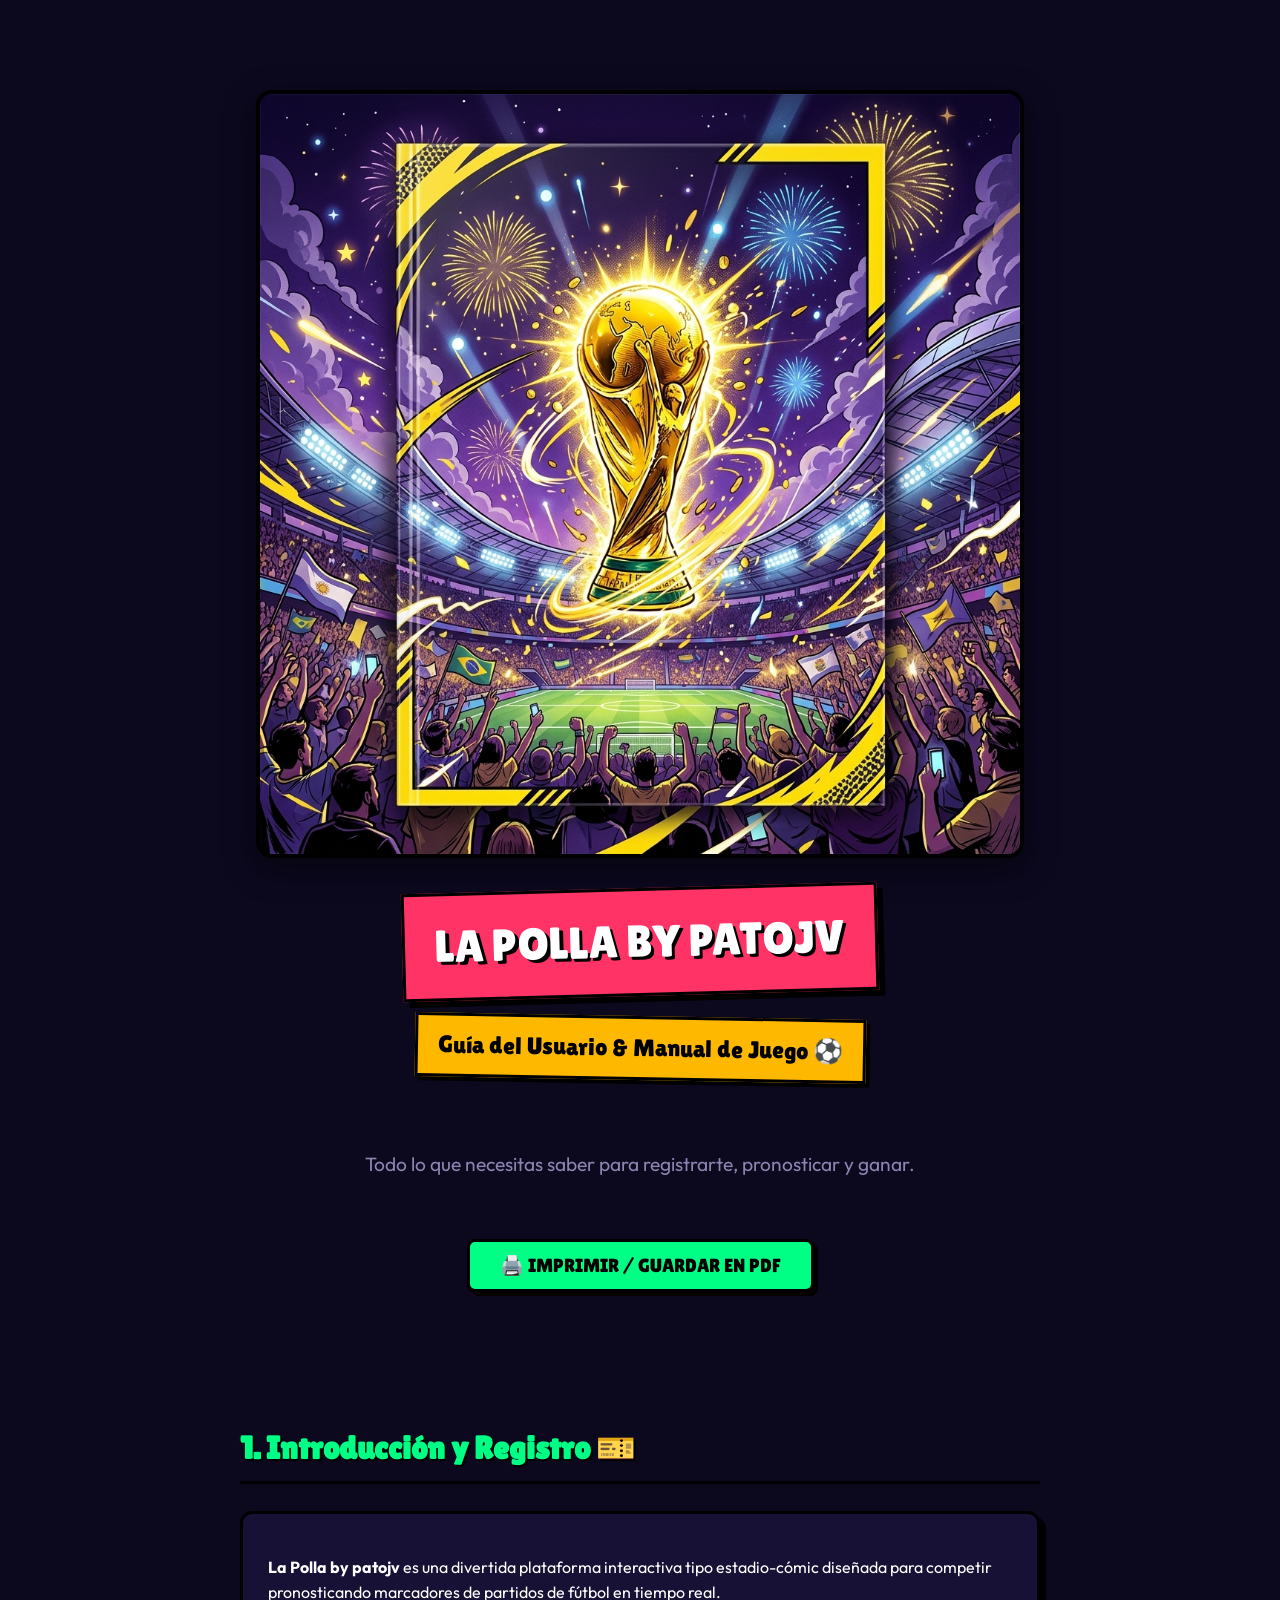
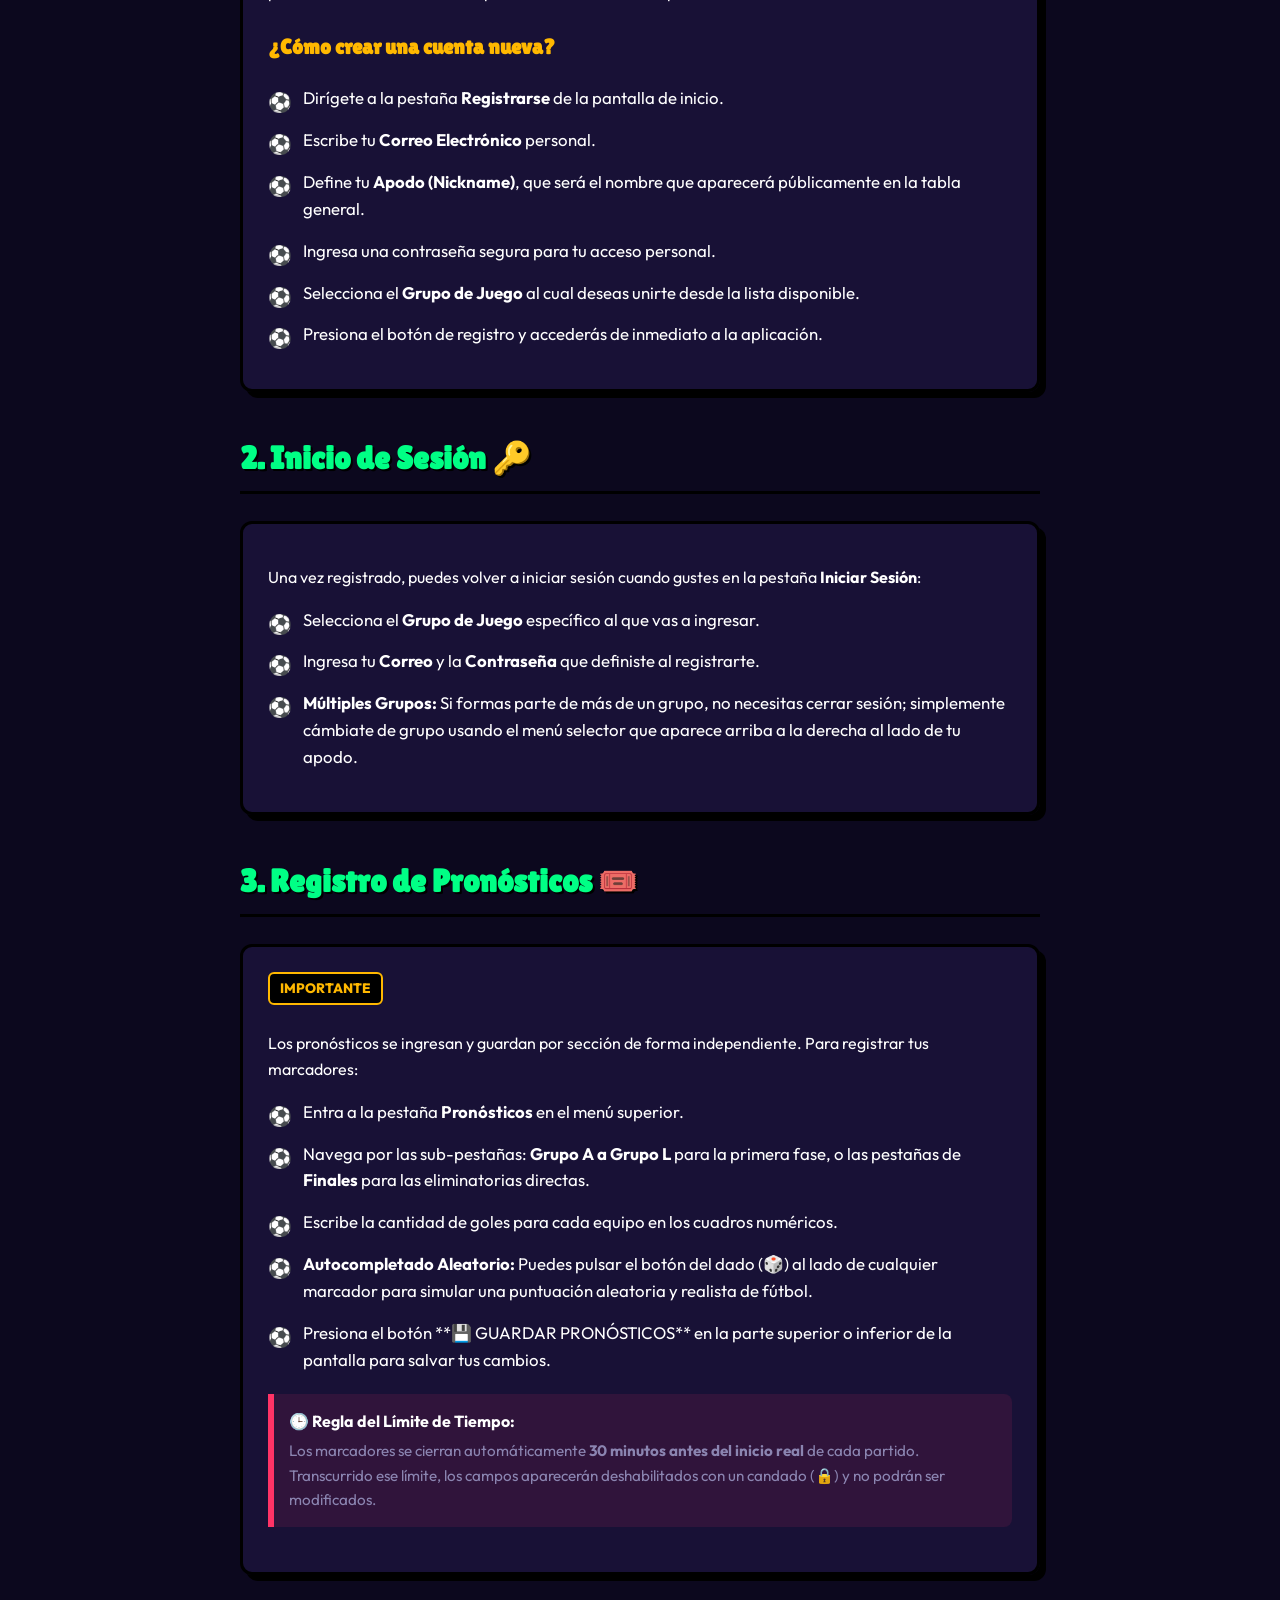
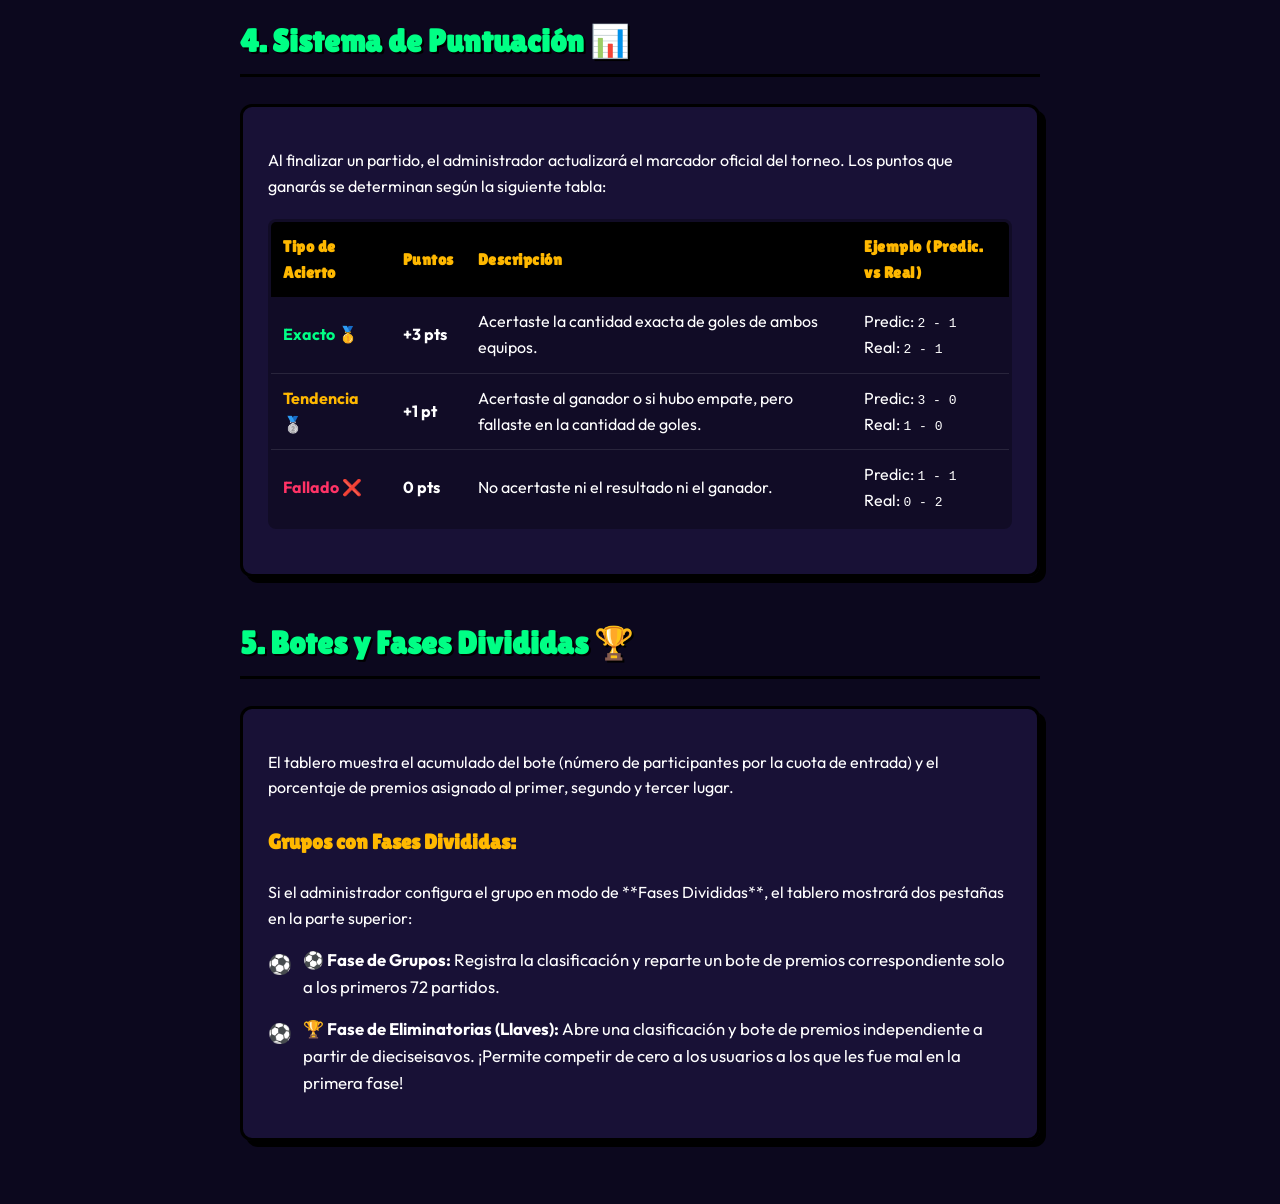
<file: manual_usuario.html>
<!DOCTYPE html>
<html lang="es">
<head>
  <meta charset="UTF-8">
  <meta name="viewport" content="width=device-width, initial-scale=1.0">
  <title>Manual de Usuario - La Polla by patojv</title>
  <link href="https://fonts.googleapis.com/css2?family=Lilita+One&family=Outfit:wght@300;400;600;800&display=swap" rel="stylesheet">
  <style>
    :root {
      --bg-color: #0c081e;
      --primary: #00ff85;
      --secondary: #ff3366;
      --accent: #ffb800;
      --white: #ffffff;
      --black: #000000;
      --gray: #8b85b1;
      --panel-bg: rgba(25, 18, 55, 0.95);
      --font-comic: 'Lilita One', cursive;
      --font-sans: 'Outfit', sans-serif;
    }

    body {
      font-family: var(--font-sans);
      background-color: var(--bg-color);
      color: var(--white);
      margin: 0;
      padding: 40px;
      line-height: 1.6;
    }

    /* Estilos de Impresión / PDF */
    @media print {
      body {
        background-color: #ffffff;
        color: #000000;
        padding: 0;
      }
      .page-break {
        page-break-before: always;
      }
      .no-print {
        display: none;
      }
      .comic-card {
        background: #f8f9fa !important;
        border: 2px solid #000000 !important;
        box-shadow: none !important;
        color: #000000 !important;
      }
      h1, h2, h3 {
        color: #000000 !important;
      }
      .badge-comic {
        border-color: #000000 !important;
      }
    }

    .container {
      max-width: 800px;
      margin: 0 auto;
    }

    .cover-page {
      text-align: center;
      padding: 50px 20px;
      min-height: 90vh;
      display: flex;
      flex-direction: column;
      justify-content: center;
      align-items: center;
      page-break-after: always;
    }

    .cover-img {
      max-width: 100%;
      height: auto;
      border: 4px solid var(--black);
      border-radius: 16px;
      box-shadow: 0 10px 30px rgba(0,0,0,0.5);
      margin-bottom: 30px;
    }

    .title-banner {
      font-family: var(--font-comic);
      background-color: var(--secondary);
      border: 3px solid var(--black);
      box-shadow: 6px 6px 0 var(--black);
      padding: 15px 30px;
      color: var(--white);
      font-size: 2.8rem;
      text-transform: uppercase;
      text-shadow: 3px 3px 0 var(--black);
      transform: rotate(-1.5deg);
      margin-bottom: 20px;
    }

    .subtitle-banner {
      font-family: var(--font-comic);
      background-color: var(--accent);
      border: 3px solid var(--black);
      box-shadow: 4px 4px 0 var(--black);
      padding: 10px 20px;
      color: var(--black);
      font-size: 1.5rem;
      transform: rotate(1deg);
      margin-bottom: 50px;
    }

    h2 {
      font-family: var(--font-comic);
      color: var(--primary);
      font-size: 2rem;
      border-bottom: 3px solid var(--black);
      padding-bottom: 8px;
      margin-top: 40px;
      text-shadow: 2px 2px 0 var(--black);
    }

    h3 {
      font-family: var(--font-comic);
      color: var(--accent);
      font-size: 1.3rem;
      margin-top: 25px;
    }

    .comic-card {
      background: var(--panel-bg);
      border: 3px solid var(--black);
      box-shadow: 6px 6px 0 var(--black);
      border-radius: 12px;
      padding: 25px;
      margin-bottom: 25px;
    }

    .badge-comic {
      display: inline-block;
      background-color: var(--black);
      color: var(--accent);
      border: 2px solid var(--accent);
      padding: 4px 10px;
      font-weight: 800;
      border-radius: 6px;
      font-size: 0.85rem;
      margin-bottom: 10px;
    }

    .step-list {
      list-style-type: none;
      padding: 0;
    }

    .step-list li {
      position: relative;
      padding-left: 35px;
      margin-bottom: 15px;
      font-size: 1.05rem;
    }

    .step-list li::before {
      content: "⚽";
      position: absolute;
      left: 0;
      top: 2px;
      font-size: 1.2rem;
    }

    table {
      width: 100%;
      border-collapse: collapse;
      margin: 20px 0;
      background: rgba(0,0,0,0.3);
      border-radius: 8px;
      overflow: hidden;
      border: 3px solid var(--black);
    }

    th {
      background-color: var(--black);
      color: var(--accent);
      padding: 12px;
      text-align: left;
      font-family: var(--font-comic);
      letter-spacing: 0.5px;
    }

    td {
      padding: 12px;
      border-bottom: 1px solid rgba(255,255,255,0.1);
    }

    tr:hover {
      background-color: rgba(255,255,255,0.05);
    }

    .alert-box {
      border-left: 6px solid var(--secondary);
      background: rgba(255, 51, 102, 0.1);
      padding: 15px;
      border-radius: 0 8px 8px 0;
      margin: 20px 0;
    }

    .print-btn-container {
      text-align: center;
      margin: 40px 0;
    }

    .print-btn {
      font-family: var(--font-comic);
      background-color: var(--primary);
      color: var(--black);
      border: 3px solid var(--black);
      box-shadow: 4px 4px 0 var(--black);
      padding: 12px 30px;
      font-size: 1.2rem;
      cursor: pointer;
      border-radius: 8px;
      transition: all 0.1s ease;
    }

    .print-btn:active {
      transform: translate(2px, 2px);
      box-shadow: 2px 2px 0 var(--black);
    }
  </style>
</head>
<body>

  <div class="container">
    
    <!-- PÁGINA DE PORTADA -->
    <div class="cover-page">
      <img src="manual_cover.png" alt="La Polla Cover" class="cover-img">
      <div class="title-banner">La Polla by patojv</div>
      <div class="subtitle-banner">Guía del Usuario & Manual de Juego ⚽</div>
      <p style="font-size: 1.2rem; color: var(--gray);">Todo lo que necesitas saber para registrarte, pronosticar y ganar.</p>
      
      <div class="print-btn-container no-print">
        <button class="print-btn" onclick="window.print()">🖨️ IMPRIMIR / GUARDAR EN PDF</button>
      </div>
    </div>

    <!-- PÁGINA 1: INTRODUCCIÓN Y REGISTRO -->
    <div class="page-break">
      <h2>1. Introducción y Registro 🎫</h2>
      <div class="comic-card">
        <p><strong>La Polla by patojv</strong> es una divertida plataforma interactiva tipo estadio-cómic diseñada para competir pronosticando marcadores de partidos de fútbol en tiempo real.</p>
        
        <h3>¿Cómo crear una cuenta nueva?</h3>
        <ul class="step-list">
          <li>Dirígete a la pestaña <strong>Registrarse</strong> de la pantalla de inicio.</li>
          <li>Escribe tu <strong>Correo Electrónico</strong> personal.</li>
          <li>Define tu <strong>Apodo (Nickname)</strong>, que será el nombre que aparecerá públicamente en la tabla general.</li>
          <li>Ingresa una contraseña segura para tu acceso personal.</li>
          <li>Selecciona el <strong>Grupo de Juego</strong> al cual deseas unirte desde la lista disponible.</li>
          <li>Presiona el botón de registro y accederás de inmediato a la aplicación.</li>
        </ul>
      </div>

      <h2>2. Inicio de Sesión 🔑</h2>
      <div class="comic-card">
        <p>Una vez registrado, puedes volver a iniciar sesión cuando gustes en la pestaña <strong>Iniciar Sesión</strong>:</p>
        <ul class="step-list">
          <li>Selecciona el <strong>Grupo de Juego</strong> específico al que vas a ingresar.</li>
          <li>Ingresa tu <strong>Correo</strong> y la <strong>Contraseña</strong> que definiste al registrarte.</li>
          <li><strong>Múltiples Grupos:</strong> Si formas parte de más de un grupo, no necesitas cerrar sesión; simplemente cámbiate de grupo usando el menú selector que aparece arriba a la derecha al lado de tu apodo.</li>
        </ul>
      </div>
    </div>

    <!-- PÁGINA 2: PRONÓSTICOS -->
    <div class="page-break">
      <h2>3. Registro de Pronósticos 🎟️</h2>
      <div class="comic-card">
        <span class="badge-comic">IMPORTANTE</span>
        <p>Los pronósticos se ingresan y guardan por sección de forma independiente. Para registrar tus marcadores:</p>
        
        <ul class="step-list">
          <li>Entra a la pestaña <strong>Pronósticos</strong> en el menú superior.</li>
          <li>Navega por las sub-pestañas: <strong>Grupo A a Grupo L</strong> para la primera fase, o las pestañas de <strong>Finales</strong> para las eliminatorias directas.</li>
          <li>Escribe la cantidad de goles para cada equipo en los cuadros numéricos.</li>
          <li><strong>Autocompletado Aleatorio:</strong> Puedes pulsar el botón del dado (🎲) al lado de cualquier marcador para simular una puntuación aleatoria y realista de fútbol.</li>
          <li>Presiona el botón **💾 GUARDAR PRONÓSTICOS** en la parte superior o inferior de la pantalla para salvar tus cambios.</li>
        </ul>

        <div class="alert-box">
          <p style="margin: 0; color: var(--white); font-weight: bold;">🕒 Regla del Límite de Tiempo:</p>
          <p style="margin: 5px 0 0 0; font-size: 0.95rem; color: var(--gray);">
            Los marcadores se cierran automáticamente <strong>30 minutos antes del inicio real</strong> de cada partido. Transcurrido ese límite, los campos aparecerán deshabilitados con un candado (🔒) y no podrán ser modificados.
          </p>
        </div>
      </div>
    </div>

    <!-- PÁGINA 3: PUNTOS Y REGLAS -->
    <div class="page-break">
      <h2>4. Sistema de Puntuación 📊</h2>
      <div class="comic-card">
        <p>Al finalizar un partido, el administrador actualizará el marcador oficial del torneo. Los puntos que ganarás se determinan según la siguiente tabla:</p>
        
        <table>
          <thead>
            <tr>
              <th>Tipo de Acierto</th>
              <th>Puntos</th>
              <th>Descripción</th>
              <th>Ejemplo (Predic. vs Real)</th>
            </tr>
          </thead>
          <tbody>
            <tr>
              <td style="color: var(--primary); font-weight: bold;">Exacto 🥇</td>
              <td><strong>+3 pts</strong></td>
              <td>Acertaste la cantidad exacta de goles de ambos equipos.</td>
              <td>Predic: <code>2 - 1</code><br>Real: <code>2 - 1</code></td>
            </tr>
            <tr>
              <td style="color: var(--accent); font-weight: bold;">Tendencia 🥈</td>
              <td><strong>+1 pt</strong></td>
              <td>Acertaste al ganador o si hubo empate, pero fallaste en la cantidad de goles.</td>
              <td>Predic: <code>3 - 0</code><br>Real: <code>1 - 0</code></td>
            </tr>
            <tr>
              <td style="color: var(--secondary); font-weight: bold;">Fallado ❌</td>
              <td><strong>0 pts</strong></td>
              <td>No acertaste ni el resultado ni el ganador.</td>
              <td>Predic: <code>1 - 1</code><br>Real: <code>0 - 2</code></td>
            </tr>
          </tbody>
        </table>
      </div>

      <h2>5. Botes y Fases Divididas 🏆</h2>
      <div class="comic-card">
        <p>El tablero muestra el acumulado del bote (número de participantes por la cuota de entrada) y el porcentaje de premios asignado al primer, segundo y tercer lugar.</p>
        
        <h3>Grupos con Fases Divididas:</h3>
        <p>Si el administrador configura el grupo en modo de **Fases Divididas**, el tablero mostrará dos pestañas en la parte superior:</p>
        <ul class="step-list">
          <li><strong>⚽ Fase de Grupos:</strong> Registra la clasificación y reparte un bote de premios correspondiente solo a los primeros 72 partidos.</li>
          <li><strong>🏆 Fase de Eliminatorias (Llaves):</strong> Abre una clasificación y bote de premios independiente a partir de dieciseisavos. ¡Permite competir de cero a los usuarios a los que les fue mal en la primera fase!</li>
        </ul>
      </div>
    </div>

  </div>

</body>
</html>
</file>
